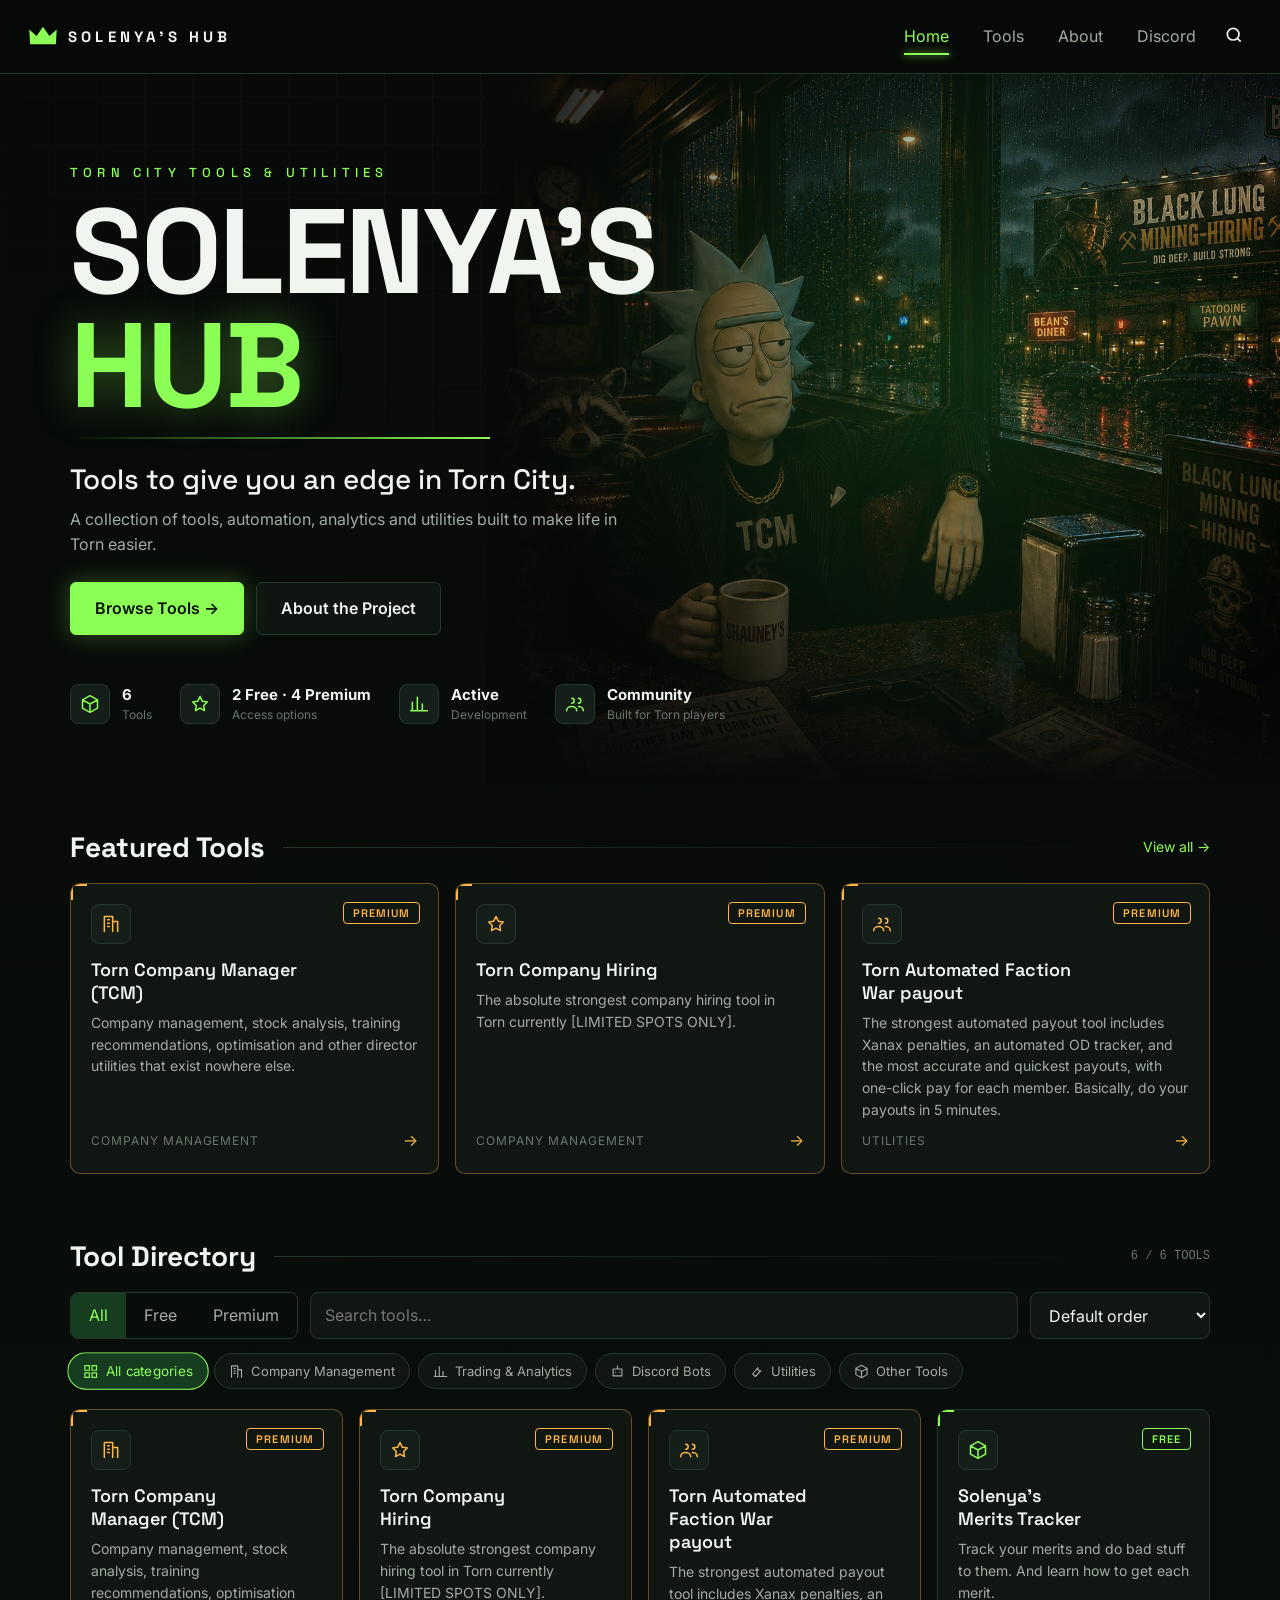
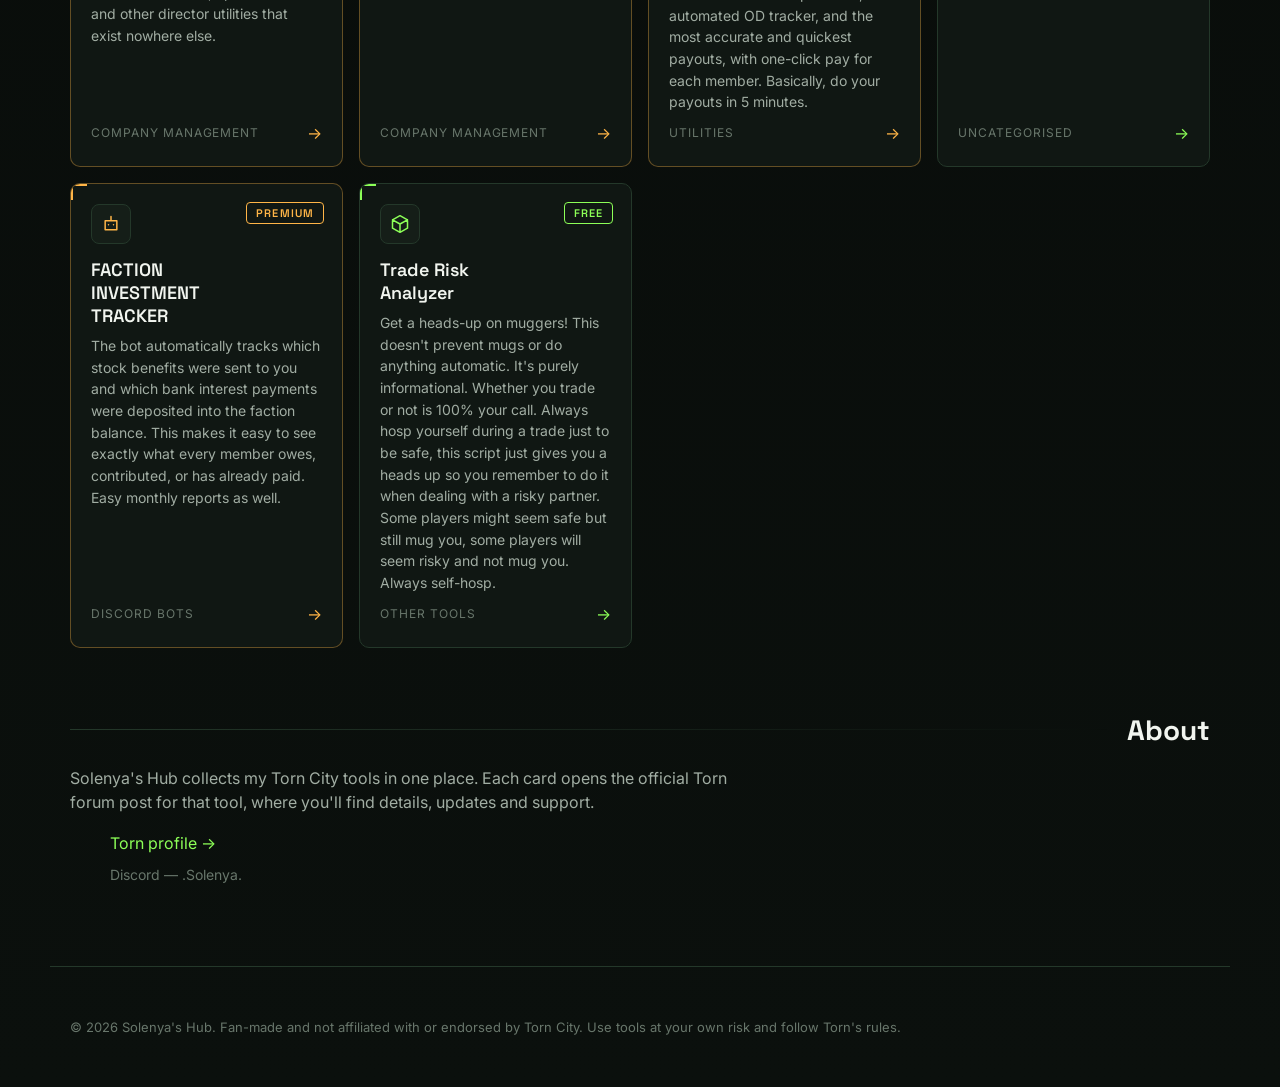
<file: index.html>
<!doctype html><html lang="en"><head><meta charset="utf-8"><meta name="viewport" content="width=device-width,initial-scale=1"><title>Solenya's Hub — Torn City Tools</title><meta name="description" content="A directory of Torn City tools, userscripts, bots and utilities.">
<script>document.documentElement.classList.add('js')</script>
<link rel="preconnect" href="https://fonts.googleapis.com"><link rel="stylesheet" href="https://fonts.googleapis.com/css2?family=Inter:wght@400;500;600&family=Space+Grotesk:wght@500;700&display=swap"><link rel="icon" href="assets/logo.svg"><link rel="stylesheet" href="styles.css"></head><body>
<div class="grid-bg"></div>
<header id="nav"><a class="brand" href="#home"><img src="assets/logo.svg" alt="" width="30" height="22">SOLENYA'S HUB</a>
<button id="burger" aria-label="Menu" aria-expanded="false">☰</button>
<nav id="menu"><a href="#home" class="on">Home</a><a href="#tools">Tools</a><a href="#about">About</a><a href="#about" id="dl">Discord</a><button id="ns" aria-label="Search tools"><svg viewBox="0 0 24 24" fill="none" stroke="currentColor" stroke-width="2"><circle cx="11" cy="11" r="7"/><path d="m20 20-4-4"/></svg></button></nav></header>
<main>
<section id="home" class="hero"><div class="glow"></div><div class="wrap">
<p class="eyebrow rv0" style="--i:0">TORN CITY TOOLS &amp; UTILITIES</p>
<h1 class="rv0" style="--i:1">SOLENYA'S<br><span>HUB</span></h1><div class="sweep rv0" style="--i:2"></div>
<h2 class="rv0" style="--i:2">Tools to give you an edge in Torn City.</h2>
<p class="lead rv0" style="--i:3">A collection of tools, automation, analytics and utilities built to make life in Torn easier.</p>
<div class="cta rv0" style="--i:4"><a class="btn pri" href="#tools">Browse Tools →</a><a class="btn" href="#about">About the Project</a></div>
<div class="stats rv0" id="stats" style="--i:5"></div></div></section>
<section id="featured" class="wrap rv" hidden><div class="sh"><h2>Featured Tools</h2><a href="#tools">View all →</a></div><div class="feat" id="feat"></div></section>
<section id="tools" class="wrap rv"><div class="sh"><h2>Tool Directory</h2><span id="count" class="mono"></span></div>
<div class="ctl"><div class="seg" id="acc"><button data-a="all" class="on">All</button><button data-a="free">Free</button><button data-a="premium">Premium</button></div>
<input id="q" type="search" placeholder="Search tools…" aria-label="Search tools"><select id="sort" aria-label="Sort"><option value="manual">Default order</option><option value="name">Name A–Z</option><option value="new">Recently updated</option></select></div>
<div class="chips" id="chips"></div><div class="tools" id="grid"></div></section>
<section id="about" class="wrap rv"><div class="sh"><h2>About</h2></div><div class="about"><p>Solenya's Hub collects my Torn City tools in one place. Each card opens the official Torn forum post for that tool, where you'll find details, updates and support.</p><ul id="links"></ul></div></section>
</main>
<footer class="foot wrap">© <span id="yr"></span> Solenya's Hub. Fan-made and not affiliated with or endorsed by Torn City. Use tools at your own risk and follow Torn's rules.</footer>
<script src="common.js"></script><script src="script.js?v=1"></script></body></html>
</file>
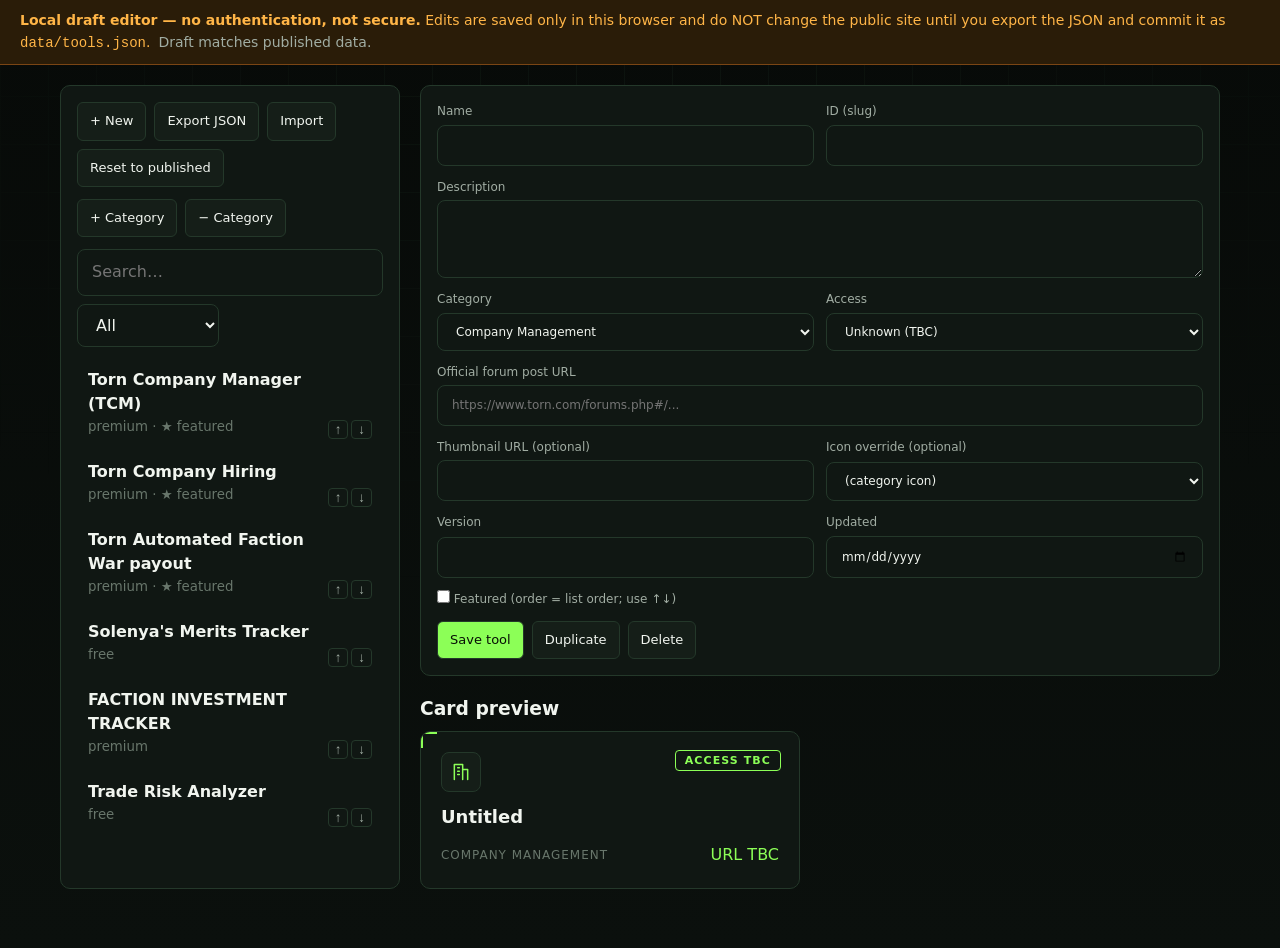
<file: admin/index.html>
<!doctype html><html lang="en"><head><meta charset="utf-8"><meta name="viewport" content="width=device-width,initial-scale=1"><title>Admin — Solenya's Hub</title><meta name="robots" content="noindex"><link rel="stylesheet" href="../styles.css"><link rel="stylesheet" href="admin.css"></head><body><div class="grid-bg"></div>
<div class="warn"><b>Local draft editor — no authentication, not secure.</b> Edits are saved only in this browser and do NOT change the public site until you export the JSON and commit it as <code>data/tools.json</code>.<span id="st"></span></div>
<div class="ad"><aside class="panel"><div class="row"><button id="new">+ New</button><button id="ex">Export JSON</button><label>Import<input id="im" type="file" accept=".json" hidden></label><button id="rs">Reset to published</button></div>
<div class="row"><button id="ac">+ Category</button><button id="rc">− Category</button></div>
<div class="row"><input id="sq" placeholder="Search…" style="flex:1"><select id="sa"><option value="">All</option><option value="free">Free</option><option value="premium">Premium</option><option value="tbc">Access TBC</option></select></div><ul id="list"></ul></aside>
<section><div class="panel"><form id="f"><label>Name<input name="nm" required></label><label>ID (slug)<input name="tid" required></label>
<label class="w">Description<textarea name="desc" rows="3" required></textarea></label>
<label>Category<select name="cat"></select></label><label>Access<select name="acc"><option value="">Unknown (TBC)</option><option value="free">Free</option><option value="premium">Premium</option></select></label>
<label class="w">Official forum post URL<input name="url" placeholder="https://www.torn.com/forums.php#/..."></label>
<label>Thumbnail URL (optional)<input name="thumb"></label><label>Icon override (optional)<select name="ico"></select></label>
<label>Version<input name="ver"></label><label>Updated<input name="upd" type="date"></label>
<label><span><input name="feat" type="checkbox"> Featured (order = list order; use ↑↓)</span></label>
<ul class="w" id="err"></ul><div class="acts w"><button class="pri2">Save tool</button><button type="button" id="dup">Duplicate</button><button type="button" class="dng" id="del">Delete</button></div></form></div>
<h3 style="margin:18px 0 8px;font-family:var(--d)">Card preview</h3><div style="max-width:380px" id="pv"></div></section></div>
<script src="../common.js"></script><script src="admin.js"></script></body></html>
</file>
<file: styles.css>
:root{--bg:#070A08;--bg2:#0B100D;--card:#101713;--el:#151E18;--g:#8CFF57;--g2:#43D854;--gd:#163D20;--tx:#F1F5EF;--t2:#A1ADA3;--t3:#68766B;--bd:#24382A;--au:#FFB547;--aud:#7A4514;--d:'Space Grotesk',system-ui,sans-serif}
*{box-sizing:border-box;margin:0}html{scroll-behavior:smooth;scroll-padding-top:70px}
body{background:linear-gradient(var(--bg),var(--bg2));color:var(--tx);font:16px/1.55 Inter,system-ui,sans-serif;overflow-x:hidden}
a{color:inherit;text-decoration:none}code,.mono{font-family:ui-monospace,Menlo,monospace}
.wrap{max-width:1180px;margin:0 auto;padding:0 20px}
.grid-bg{position:fixed;inset:-48px 0 0;z-index:-1;pointer-events:none;background:linear-gradient(var(--bd) 1px,transparent 1px) 0 0/48px 48px,linear-gradient(90deg,var(--bd) 1px,transparent 1px) 0 0/48px 48px;opacity:.22;-webkit-mask-image:radial-gradient(70% 55% at 50% 15%,#000,transparent);mask-image:radial-gradient(70% 55% at 50% 15%,#000,transparent);animation:gm 5s linear infinite}
@keyframes gm{to{transform:translateY(48px)}}
header{position:sticky;top:0;z-index:50;display:flex;align-items:center;justify-content:space-between;padding:16px 28px;background:rgba(7,10,8,.72);backdrop-filter:blur(10px);border-bottom:1px solid var(--bd);transition:padding .2s}
header.sm{padding:8px 28px}
.brand{display:flex;align-items:center;gap:10px;font:700 15px var(--d);letter-spacing:.28em}
#menu{display:flex;gap:6px;align-items:center}#menu a{position:relative;padding:8px 14px;color:var(--t2);transition:color .18s}
#menu a:after{content:"";position:absolute;left:14px;right:14px;bottom:2px;height:2px;background:var(--g);box-shadow:0 0 8px var(--g);transform:scaleX(0);transition:transform .2s}
#menu a:hover,#menu a.on{color:var(--g)}#menu a.on:after,#menu a:hover:after{transform:scaleX(1)}
#ns,#burger{background:none;border:0;color:var(--tx);cursor:pointer;padding:8px}#ns svg{width:20px}#ns:hover{color:var(--g)}#burger{display:none;font-size:22px}
.hero{position:relative;padding:90px 0 60px;overflow:hidden}
.glow{position:absolute;inset:-20% -10% auto auto;width:70%;height:120%;background:radial-gradient(closest-side,rgba(67,216,84,.2),transparent);transform:translate(calc(var(--mx,0)*-40px),calc(var(--my,0)*-30px));animation:pulse 6s ease-in-out infinite;pointer-events:none}
@keyframes pulse{50%{opacity:.55}}
.eyebrow{font:500 13px var(--d);letter-spacing:.4em;color:var(--g)}
h1{font:700 clamp(48px,10vw,120px)/.95 var(--d);letter-spacing:-.02em;margin:14px 0}h1 span{color:var(--g);text-shadow:0 0 40px rgba(140,255,87,.35)}
.sweep{height:2px;width:min(420px,70%);background:linear-gradient(90deg,transparent,var(--g),transparent);background-size:200% 100%;animation:sw 2.8s linear infinite;margin-bottom:22px}
@keyframes sw{to{background-position:-200% 0}}
.hero h2{font:500 clamp(20px,3vw,28px) var(--d)}.lead{color:var(--t2);max-width:560px;margin:10px 0 26px}
.cta{display:flex;gap:12px;flex-wrap:wrap}
.btn{display:inline-block;padding:13px 24px;border:1px solid var(--bd);border-radius:6px;font-weight:600;background:rgba(21,30,24,.6);transition:transform .15s,box-shadow .15s,border-color .15s}
.btn:hover{border-color:var(--g);transform:translateY(-2px)}.btn:active{transform:scale(.97)}
.btn.pri{background:var(--g);color:#071005;border-color:var(--g);box-shadow:0 0 24px rgba(140,255,87,.3)}.btn.pri:hover{box-shadow:0 0 34px rgba(140,255,87,.5)}
.stats{display:flex;flex-wrap:wrap;gap:28px;margin-top:48px}.stats div{display:grid;grid-template-columns:auto 1fr;column-gap:12px;align-items:center}
.stats .ico{grid-row:span 2}.stats b{font-size:15px}.stats small{color:var(--t3);font-size:12px}
.ico{display:grid;place-items:center;width:40px;height:40px;border:1px solid var(--bd);border-radius:8px;background:var(--el);color:var(--g);transition:transform .2s}.ico svg{width:20px;height:20px}
.rv0{animation:up .5s cubic-bezier(.2,.7,.2,1) both;animation-delay:calc(var(--i)*90ms)}
@keyframes up{from{opacity:0;transform:translateY(18px)}}
.js .rv:not(.in){opacity:0;transform:translateY(20px)}.rv{transition:opacity .45s,transform .45s}
section.wrap{padding-top:44px;padding-bottom:20px}[hidden]{display:none!important}
.sh{display:flex;align-items:center;gap:18px;margin-bottom:18px}.sh h2{font:700 28px var(--d)}.sh:after{content:"";flex:1;order:1;height:1px;background:linear-gradient(90deg,var(--bd),transparent)}.sh>*:last-child{order:2}.sh a{color:var(--g);font-size:14px}.sh .mono{color:var(--t3);font-size:12px}
.feat{display:grid;grid-template-columns:repeat(auto-fit,minmax(320px,1fr));gap:16px}
.tools{display:grid;grid-template-columns:repeat(auto-fill,minmax(270px,1fr));gap:16px;min-height:200px}
.card{--ac:var(--g);--acg:140,255,87;position:relative;display:flex;flex-direction:column;gap:8px;padding:20px;overflow:hidden;background:var(--card);border:1px solid var(--bd);border-radius:10px;animation:up .35s both;animation-delay:calc(var(--i)*35ms);transition:transform .2s,border-color .2s,box-shadow .2s}
.card.prem{--ac:var(--au);--acg:255,181,71;border-color:rgba(255,181,71,.35)}
.card:before{content:"";position:absolute;inset:0;background:linear-gradient(105deg,transparent 40%,rgba(var(--acg),.12) 50%,transparent 60%);transform:translateX(-120%);transition:transform .6s;pointer-events:none}
.card:after{content:"";position:absolute;top:0;left:0;width:14px;height:14px;border-top:2px solid var(--ac);border-left:2px solid var(--ac);transition:width .25s,height .25s}
.card:hover{transform:translateY(-4px);border-color:var(--ac);box-shadow:0 12px 30px -12px rgba(var(--acg),.45)}.card:hover:before{transform:translateX(120%)}.card:hover:after{width:44px;height:44px}.card:active{transform:scale(.98)}
.card:hover .ico{transform:scale(1.1) rotate(-4deg)}.card .ico{color:var(--ac)}.card[aria-disabled]{cursor:not-allowed}
.card.big{min-height:190px;padding-left:20px}.card .th{position:absolute;inset:0;width:100%;height:100%;object-fit:cover;opacity:.18;z-index:0}.card>*{position:relative}
.badge{position:absolute!important;top:18px;right:18px;font:600 11px var(--d);letter-spacing:.1em;text-transform:uppercase;padding:3px 9px;border:1px solid var(--ac);border-radius:4px;color:var(--ac)}
.card h3{font:600 18px var(--d);margin-top:6px;padding-right:90px}.card p{color:var(--t2);font-size:14px;flex:1}
.card footer{display:flex;gap:10px;align-items:center;font-size:12px;color:var(--t3)}.card em{font-style:normal;letter-spacing:.08em;text-transform:uppercase}.card code{border:1px solid var(--bd);border-radius:4px;padding:0 6px}
.arr{margin-left:auto;font-style:normal;color:var(--ac);font-size:16px;transition:transform .2s}.card:hover .arr{transform:translateX(5px)}
.ctl{display:flex;gap:12px;flex-wrap:wrap;margin-bottom:14px}
.seg{display:flex;border:1px solid var(--bd);border-radius:8px;overflow:hidden}.seg button{padding:10px 18px;background:none;border:0;color:var(--t2);cursor:pointer;font:inherit;transition:background .15s,color .15s}.seg .on{background:var(--gd);color:var(--g)}
input,select,textarea{background:var(--card);border:1px solid var(--bd);border-radius:8px;color:var(--tx);padding:10px 14px;font:inherit;transition:border-color .15s,box-shadow .15s}
input:focus,select:focus,textarea:focus{outline:0;border-color:var(--g);box-shadow:0 0 0 3px rgba(140,255,87,.18)}#q{flex:1;min-width:200px}
.chips{display:flex;gap:8px;flex-wrap:wrap;margin-bottom:20px}.chips button{display:flex;align-items:center;gap:7px;padding:7px 14px;background:var(--card);border:1px solid var(--bd);border-radius:20px;color:var(--t2);cursor:pointer;font:inherit;font-size:13px;transition:all .18s}.chips svg{width:15px}.chips button:hover{border-color:var(--g)}.chips .on{background:var(--gd);border-color:var(--g);color:var(--g);transform:scale(1.04)}
.empty{grid-column:1/-1;text-align:center;color:var(--t2);padding:50px;border:1px dashed var(--bd);border-radius:10px}.link{background:none;border:0;color:var(--g);cursor:pointer;font:inherit;margin-top:8px}
.about{max-width:680px;color:var(--t2)}.about ul{list-style:none;margin-top:16px;display:grid;gap:8px}.about a{color:var(--g)}.dim{color:var(--t3);font-size:14px}
.foot{padding:50px 20px;color:var(--t3);font-size:13px;border-top:1px solid var(--bd);margin-top:60px}
.paused *{animation-play-state:paused!important}
@media(max-width:760px){#burger{display:block}#menu{display:none;position:absolute;top:100%;left:0;right:0;flex-direction:column;align-items:stretch;background:rgba(7,10,8,.96);border-bottom:1px solid var(--bd);padding:10px}#menu.open{display:flex}header{padding:12px 16px}.hero{padding-top:50px}.tools,.feat{grid-template-columns:1fr}}
@media(prefers-reduced-motion:reduce){*,*:before,*:after{animation:none!important;transition:none!important;scroll-behavior:auto!important}}
/* hero artwork */
.hero .wrap{position:relative;z-index:1}
.hero:before{content:"";position:absolute;inset:0 0 0 38%;background:linear-gradient(90deg,#070A08 0,rgba(7,10,8,.35) 28%,transparent 60%),linear-gradient(0deg,#070A08 0,transparent 35%),linear-gradient(180deg,rgba(7,10,8,.5),transparent 20%),url(assets/hero.jpg) 30% 18%/cover no-repeat}
@media(max-width:900px){.hero:before{inset:0;opacity:.4}}
</file>
<file: admin/admin.css>
body{padding-bottom:40px}.warn{background:#2a1c08;border-bottom:1px solid var(--aud);color:var(--au);padding:10px 20px;font-size:14px}.warn span{color:var(--t2);margin-left:8px}
.ad{display:grid;grid-template-columns:340px 1fr;gap:20px;max-width:1200px;margin:20px auto;padding:0 20px}
@media(max-width:860px){.ad{grid-template-columns:1fr}}
.panel{background:var(--card);border:1px solid var(--bd);border-radius:10px;padding:16px}.row{display:flex;gap:8px;flex-wrap:wrap;margin-bottom:12px}
.row button,.row label,.acts button{padding:8px 12px;background:var(--el);border:1px solid var(--bd);border-radius:6px;color:var(--tx);cursor:pointer;font:inherit;font-size:13px}.row button:hover,.row label:hover,.acts button:hover{border-color:var(--g)}
.pri2{background:var(--g)!important;color:#071005!important}.dng:hover{border-color:#f55!important}
#list{list-style:none;padding:0;max-height:60vh;overflow:auto}#list li{display:grid;grid-template-columns:1fr auto;padding:8px 10px;border:1px solid transparent;border-radius:6px;cursor:pointer}#list li:hover{background:var(--el)}#list li.on{border-color:var(--g);background:var(--gd)}#list small{color:var(--t3);grid-column:1}#list span{grid-row:span 2;grid-column:2}#list span button{background:none;border:1px solid var(--bd);color:var(--t2);border-radius:4px;cursor:pointer;margin-left:3px}
form{display:grid;grid-template-columns:1fr 1fr;gap:12px}form label{display:grid;gap:4px;font-size:12px;color:var(--t2)}form .w{grid-column:1/-1}form input[type=checkbox]{width:auto}.acts{display:flex;gap:8px;flex-wrap:wrap}#err{color:#ff7777;font-size:13px;padding-left:18px}#err:empty{display:none}
</file>
